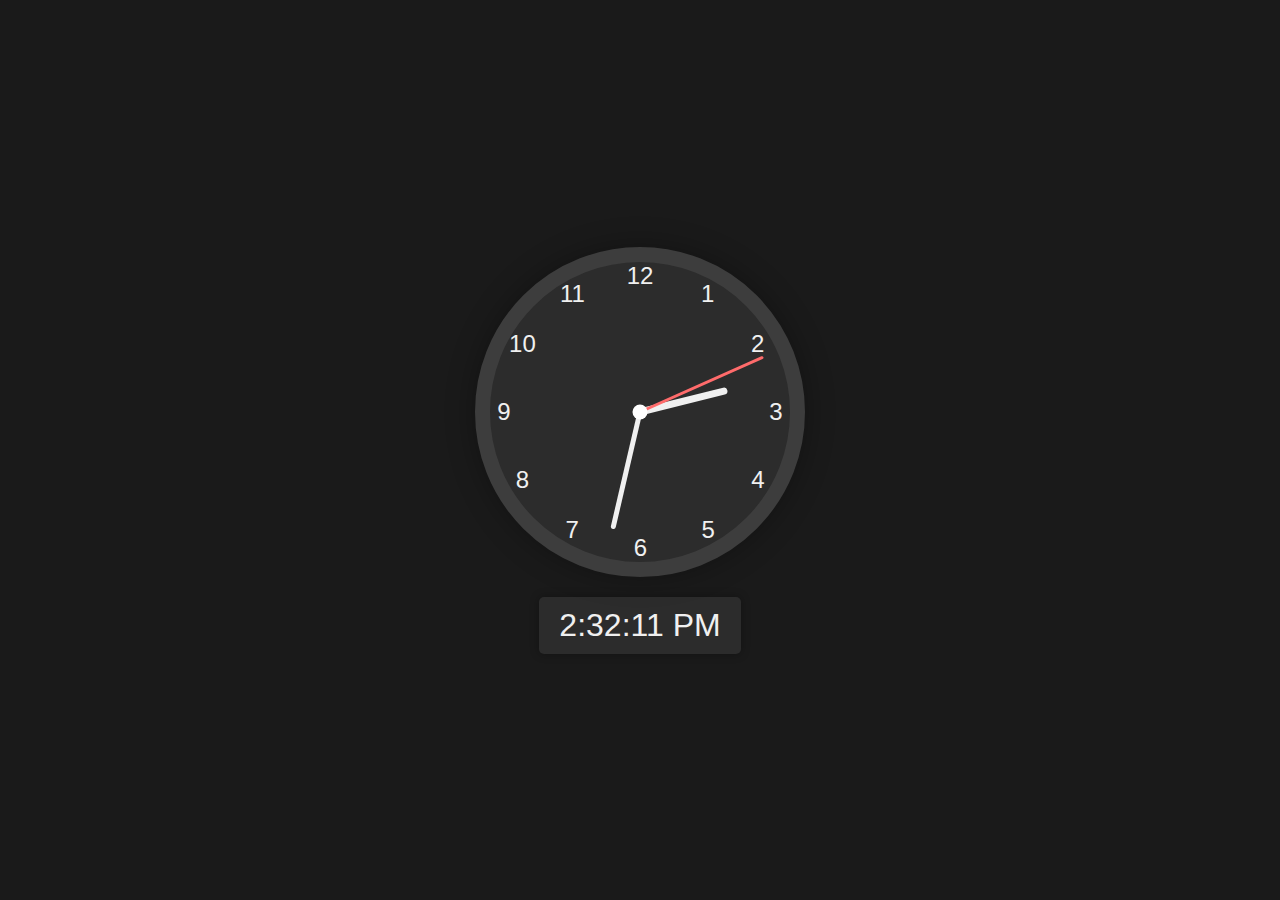
<file: clock2/index.html>
<!DOCTYPE html>
<html lang="en">

<head>
    <meta charset="UTF-8">
    <meta http-equiv="X-UA-Compatible" content="IE=edge">
    <meta name="viewport" content="width=device-width, initial-scale=1.0">
    <title>Dark Themed Analog Clock</title>
    <link rel="stylesheet" href="style.css">
</head>

<body>
    <!-- made on 12 september 2024 -->

    <div class="clock">
        <div class="hand hour"></div>
        <div class="hand minute"></div>
        <div class="hand second"></div>
        <div class="number number1"><span>1</span></div>
        <div class="number number2"><span>2</span></div>
        <div class="number number3"><span>3</span></div>
        <div class="number number4"><span>4</span></div>
        <div class="number number5"><span>5</span></div>
        <div class="number number6"><span>6</span></div>
        <div class="number number7"><span>7</span></div>
        <div class="number number8"><span>8</span></div>
        <div class="number number9"><span>9</span></div>
        <div class="number number10"><span>10</span></div>
        <div class="number number11"><span>11</span></div>
        <div class="number number12"><span>12</span></div>
    </div>
    <div class="digital-clock" id="digital-clock"></div>

    <script src="scipt.js"></script>
</body>

</html>
</file>
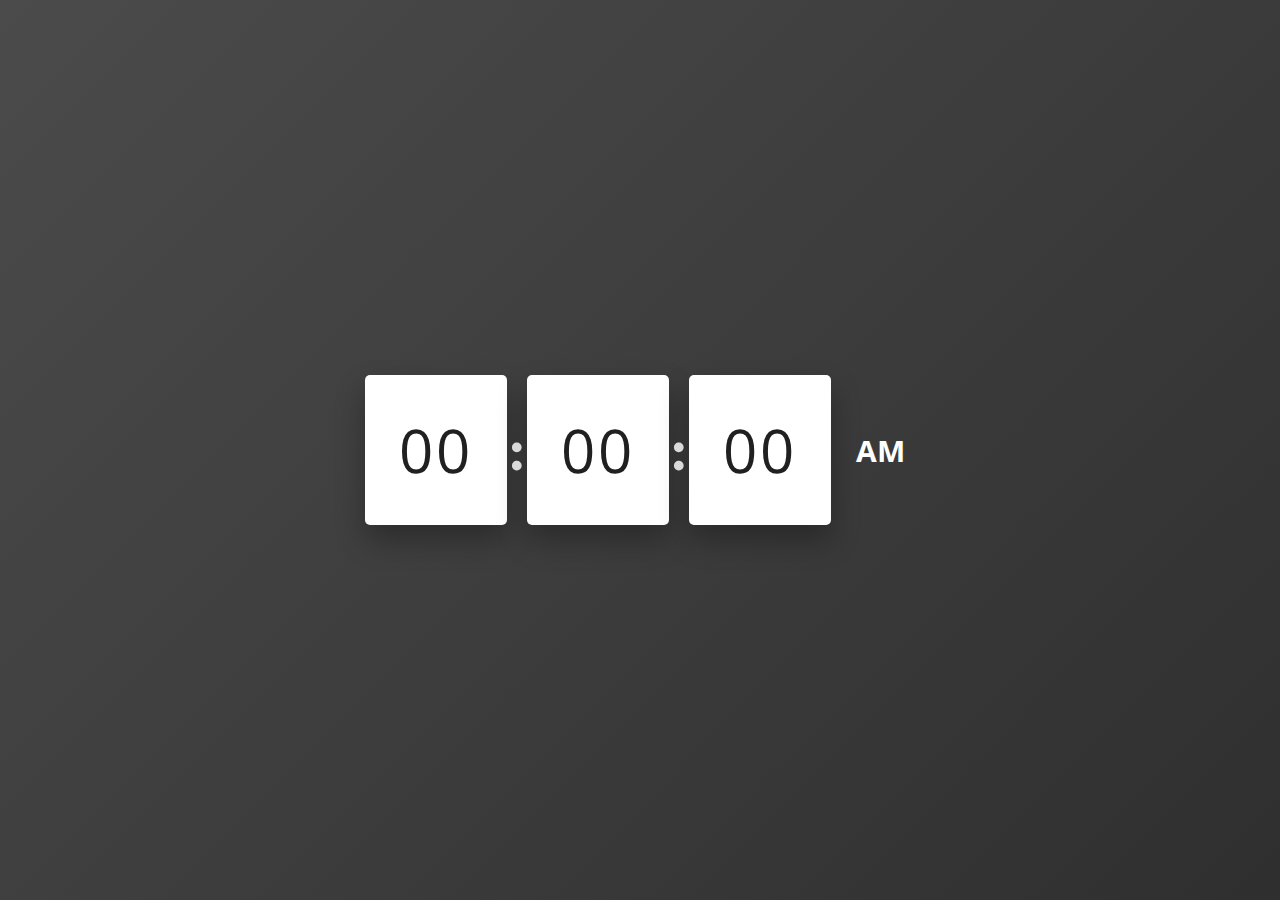
<file: clock3_digital clock/index.html>
<!DOCTYPE html>
<html lang="en">

<head>
    <meta charset="UTF-8">
    <meta name="viewport" content="width=device-width, initial-scale=1.0">
    <title>Digital Clock</title>

    <!-- stylesheet -->
    <link rel="stylesheet" href="styles.css">

    <!-- fonts -->
    <link href="https://fonts.googleapis.com/css2?family=Open+Sans:ital,wght@0,300..800;1,300..800&display=swap"
        rel="stylesheet">
</head>

<body>

    <div class="clock">
        <div id="hour">00</div>
        <span>:</span>
        <div id="minute">00</div>
        <span>:</span>
        <div id="seconds">00</div>
        <!-- added AM/PM indicator -->
        <span id="ampm">AM</span>

    </div>

    <script src="script.js"></script>
</body>

</html>
</file>
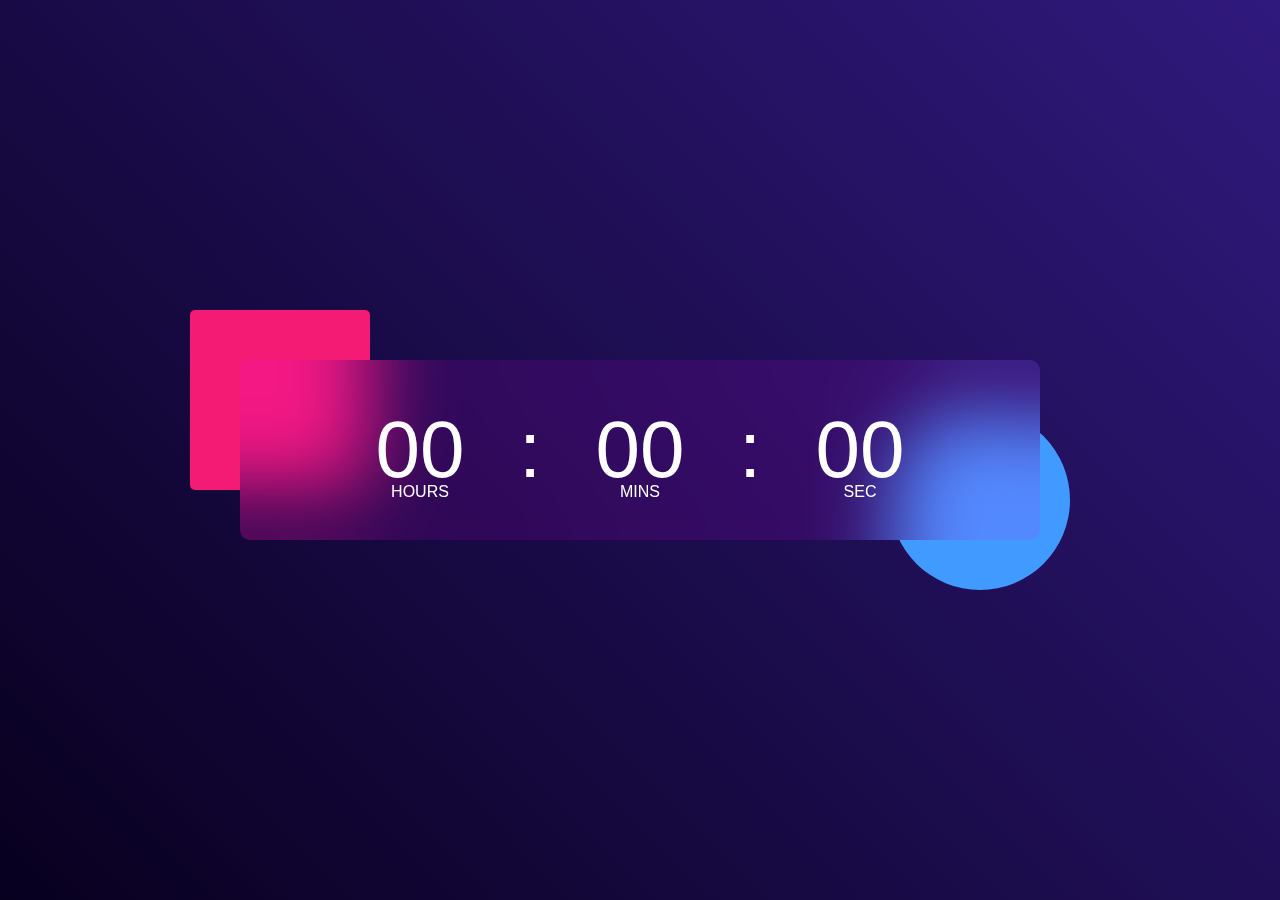
<file: clock4_digital_clock_2.0/index.html>
<!DOCTYPE html>
<html lang="en">

<head>
    <meta charset="UTF-8">
    <meta name="viewport" content="width=device-width, initial-scale=1.0">
    <title>Digital Clock 2.0</title>
    <link rel="stylesheet" href="styles.css">
</head>

<body>
    <!-- made on 12 November 2024 -->
    <div class="hero">
        <div class="container">
            <div class="clock">
                <span id="hrs">00</span>
                <span>:</span>
                <span id="min">00</span>
                <span>:</span>
                <span id="sec">00</span>
            </div>
        </div>
    </div>


    <script src="script.js"></script>
</body>

</html>
</file>
<file: clock2/style.css>
body {
    background-color: #1a1a1a;
    display: flex;
    flex-direction: column;
    justify-content: center;
    align-items: center;
    height: 100vh;
    margin: 0;
    font-family: Arial, sans-serif;
}

.clock {
    width: 300px;
    height: 300px;
    border-radius: 50%;
    background-color: #2c2c2c;
    border: 15px solid #3d3d3d;
    box-shadow: 0 0 30px rgba(0, 0, 0, 0.3);
    position: relative;
    margin-bottom: 20px;
}

.clock::after {
    content: '';
    position: absolute;
    width: 15px;
    height: 15px;
    border-radius: 50%;
    background-color: #fff;
    top: 50%;
    left: 50%;
    transform: translate(-50%, -50%);
    z-index: 10;
}

.clock .number {
    --rotation: 0;
    position: absolute;
    width: 100%;
    height: 100%;
    text-align: center;
    transform: rotate(var(--rotation));
    font-size: 1.5rem;
    color: #f0f0f0;
}

.clock .number span {
    display: inline-block;
    transform: rotate(calc(-1 * var(--rotation)));
}

.clock .number1 {
    --rotation: 30deg;
}

.clock .number2 {
    --rotation: 60deg;
}

.clock .number3 {
    --rotation: 90deg;
}

.clock .number4 {
    --rotation: 120deg;
}

.clock .number5 {
    --rotation: 150deg;
}

.clock .number6 {
    --rotation: 180deg;
}

.clock .number7 {
    --rotation: 210deg;
}

.clock .number8 {
    --rotation: 240deg;
}

.clock .number9 {
    --rotation: 270deg;
}

.clock .number10 {
    --rotation: 300deg;
}

.clock .number11 {
    --rotation: 330deg;
}

.clock .hand {
    --rotation: 0;
    position: absolute;
    bottom: 50%;
    left: 50%;
    background-color: #fff;
    transform-origin: bottom;
    transform: translateX(-50%) rotate(calc(var(--rotation) * 1deg));
    border-top-left-radius: 10px;
    border-top-right-radius: 10px;
    z-index: 5;
}

.clock .hand.second {
    width: 3px;
    height: 45%;
    background-color: #ff6b6b;
}

.clock .hand.minute {
    width: 5px;
    height: 40%;
    background-color: #f0f0f0;
}

.clock .hand.hour {
    width: 7px;
    height: 30%;
    background-color: #f0f0f0;
}

.digital-clock {
    font-size: 2rem;
    color: #f0f0f0;
    background-color: #2c2c2c;
    padding: 10px 20px;
    border-radius: 5px;
    box-shadow: 0 0 10px rgba(0, 0, 0, 0.3);
}
</file>
<file: clock3_digital clock/styles.css>
*,
*:before,
*:after {
    padding: 0;
    margin: 0;
    box-sizing: border-box;
}

body {
    height: 100vh;
    background: linear-gradient(135deg,
            #4b4b4b,
            #2f2f2f);
}

.clock {
    width: 550px;
    height: 150px;
    position: absolute;
    transform: translate(-50%, -50%);
    top: 50%;
    left: 50%;
    display: flex;
    align-items: center;
    justify-content: space-between;
}

.clock div {
    position: relative;
    background-color: white;
    height: 100%;
    width: 150px;
    display: flex;
    align-items: center;
    justify-content: center;
    font-family: 'Open Sans', sans-serif;
    font-size: 60px;
    color: #202020;
    border-radius: 5px;
    box-shadow: 0 15px 30px rgba(0, 0, 0, 0.3);
    letter-spacing: 3px;
}

.clock span {
    font-weight: bolder;
    font-size: 60px;
    color: white;
}

.clock #ampm {
    font-family: 'Open Sans', sans-serif;
    font-size: 30px;
    color: white;
    margin-left: 15px;
    padding: 10px;
}


/* animation effect */
.clock div {
    animation: fade 1s ease-in-out;
}

@keyframes fade {
    0% {
        opacity: 0;
        transform: scale(0.9);
    }

    100% {
        opacity: 1;
        transform: scale(1);
    }
}

/* responsive clock */
@media (max-width: 600px) {
    .clock {
        width: 90%;
        height: 100px;
    }

    .clock div {
        width: 100px;
        font-size: 40px;
    }

    .clock span {
        font-size: 40px;
    }

    #date {
        font-size: 16px;
    }
}
</file>
<file: clock4_digital_clock_2.0/styles.css>
* {
    margin: 0;
    padding: 0;
    font-family: 'Poppins', sans-serif;
    box-sizing: border-box;

}

.hero {
    width: 100%;
    min-height: 100vh;
    background: linear-gradient(45deg, #08001f, #30197d);
    color: #fff;
    position: relative;
}

.container {
    width: 800px;
    height: 180px;
    position: absolute;
    top: 50%;
    left: 50%;
    transform: translate(-50%, -50%);
}

.clock {
    width: 100%;
    height: 100%;
    background: rgba(235, 0, 255, 0.11);
    border-radius: 10px;
    display: flex;
    align-items: center;
    justify-content: center;
    backdrop-filter: blur(40px);
}

.container::before {
    content: "";
    width: 180px;
    height: 180px;
    background: #f41b75;
    border-radius: 5px;
    position: absolute;
    left: -50px;
    top: -50px;
    z-index: -1;
}

.container::after {
    content: "";
    width: 180px;
    height: 180px;
    background: #419aff;
    border-radius: 50%;
    position: absolute;
    right: -30px;
    bottom: -50px;
    z-index: -1;
}

.clock span {
    font-size: 80px;
    width: 110px;
    display: inline-block;
    text-align: center;
    position: relative;
}

.clock span::after {
    font-size: 16px;
    position: absolute;
    bottom: -5px;
    left: 50%;
    transform: translateX(-50%);
}

#hrs::after {
    content: 'HOURS';
}

#min::after {
    content: 'MINS';
}

#sec::after {
    content: 'SEC';
}
</file>
